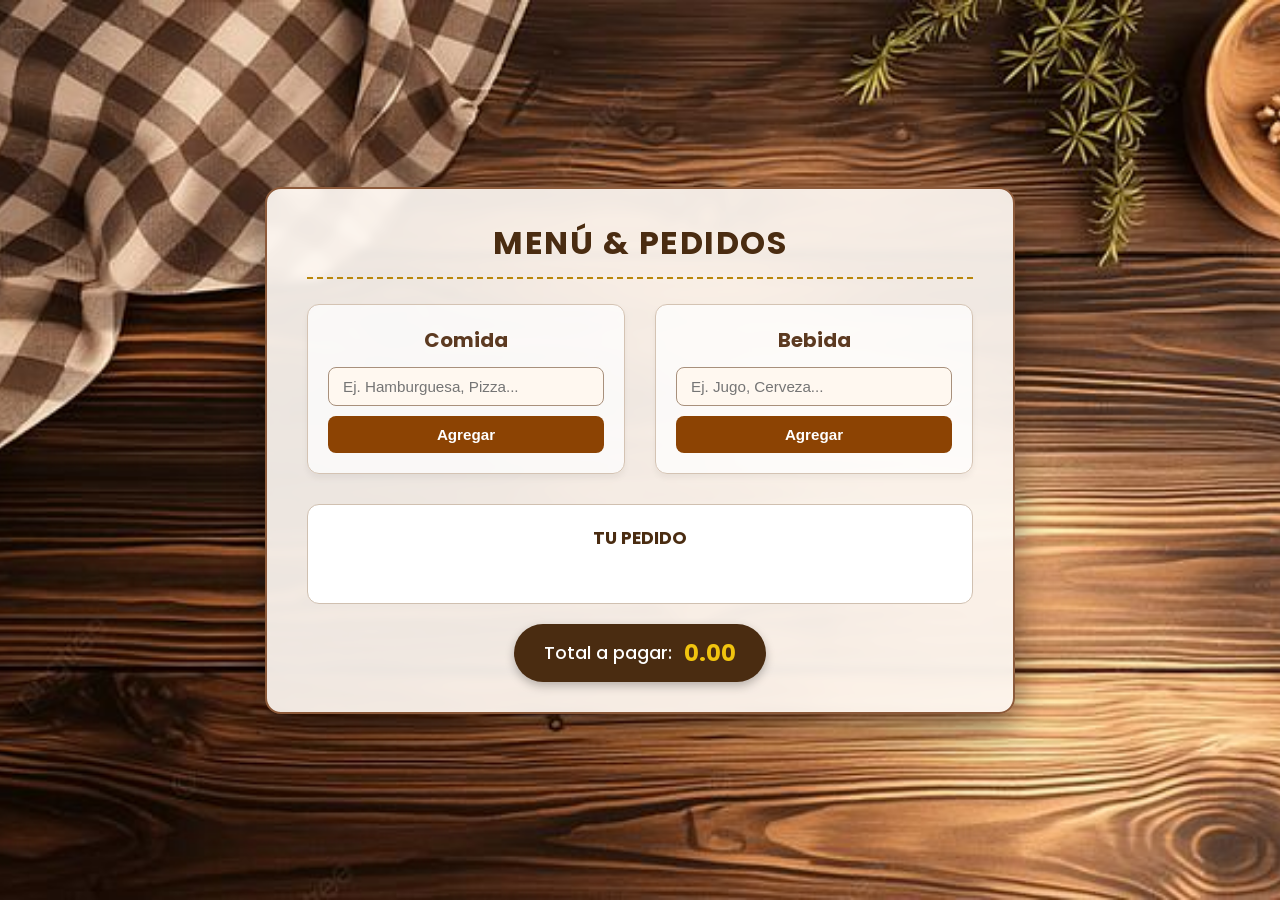
<file: ejercicio01-restaurante/index.html>
<!DOCTYPE html>
<html lang="es">
<head>
    <meta charset="UTF-8">
    <meta name="viewport" content="width=device-width, initial-scale=1.0">
    <title>Restaurante</title>
    <!-- Vinculación del archivo CSS -->
    <link rel="stylesheet" href="src/style.css">
    <script src="src/script.js"></script>
</head>
<body>

    <div class="main-container">
        <h1 class="titulo-restaurante">Menú & Pedidos</h1>

        <!-- Contenedor dividido en dos columnas -->
        <div class="formularios-grid">
            <!-- Columna Izquierda: Comida -->
            <div class="columna">
                <h2>Comida</h2>
                <div class="input-group">
                    <input type="text" id="comida" placeholder="Ej. Hamburguesa, Pizza...">
                    <button onclick="sumarComida()">Agregar</button>
                </div>
            </div>

            <!-- Columna Derecha: Bebida -->
            <div class="columna">
                <h2>Bebida</h2>
                <div class="input-group">
                    <input type="text" id="bebida" placeholder="Ej. Jugo, Cerveza...">
                    <button onclick="sumarBebida()">Agregar</button>
                </div>
            </div>
        </div>

        <!-- Sección inferior centrada: Pedido y Total -->
        <div class="seccion-pedidos">
            <div class="resumen-box">
                <h3>Tu Pedido</h3>
                <div id="pedido" class="contenido-pedido"></div>
            </div>

            <div class="total-box">
                <span class="label-total">Total a pagar:</span>
                <span id="total" class="monto-total">0.00</span>
            </div>
        </div>
    </div>

</body>
</html>
</file>
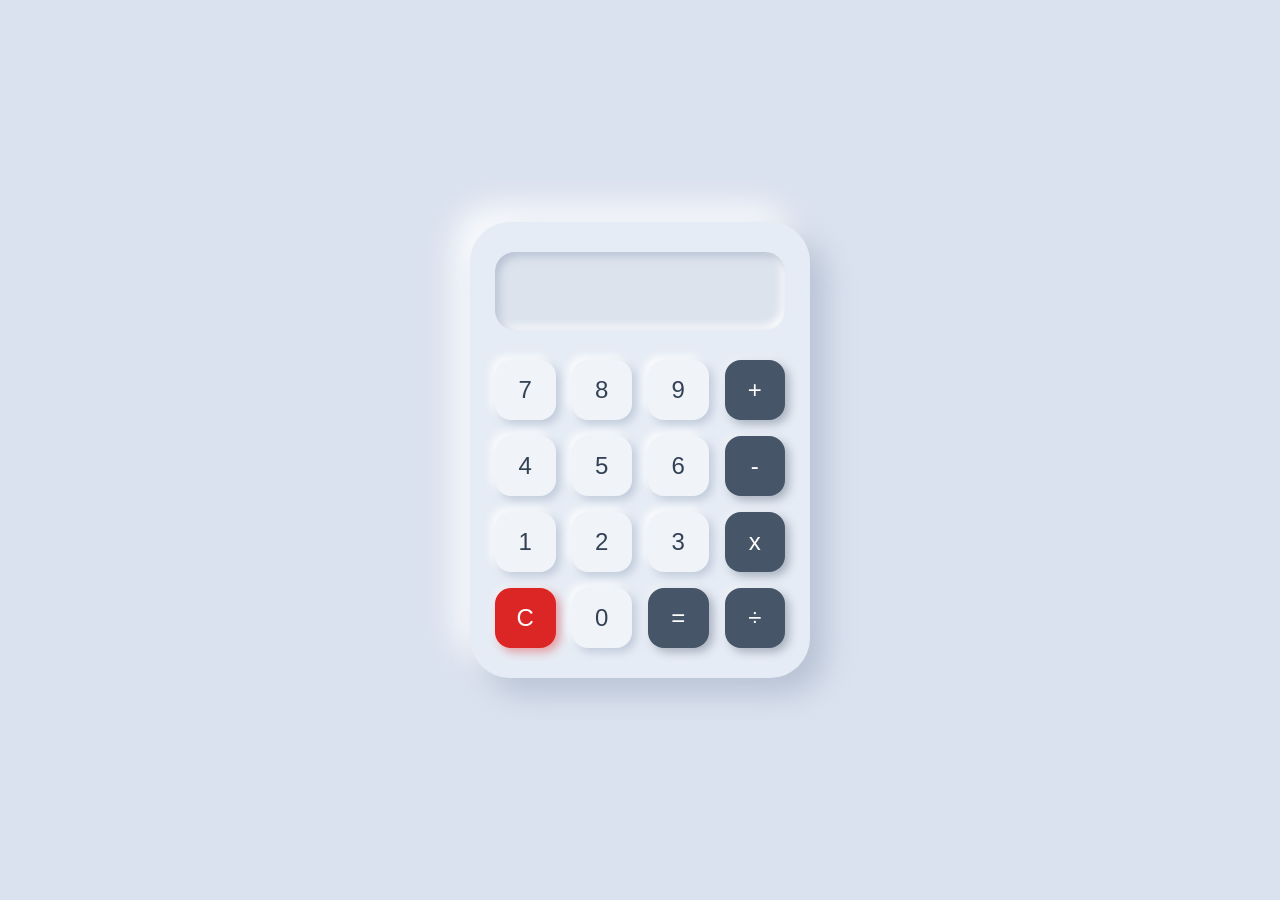
<file: ejercicio02-calculadora/index.html>
<!DOCTYPE html>
<html lang="es">
<head>
    <meta charset="UTF-8">
    <meta name="viewport" content="width=device-width, initial-scale=1.0">
    <title>Calculadora</title>
    <link rel="stylesheet" href="style.css">
</head>
<body>

    <div class="calculator">
        
        <div class="display-container">
            <input type="text" id="display" value="" disabled readonly>
        </div>
        
        <div class="keypad" id="teclas">
            <button class="btn btn-num" id="7">7</button>
            <button class="btn btn-num" id="8">8</button>
            <button class="btn btn-num" id="9">9</button>
            <button class="btn btn-op" id="+">+</button>

            <button class="btn btn-num" id="4">4</button>
            <button class="btn btn-num" id="5">5</button>
            <button class="btn btn-num" id="6">6</button>
            <button class="btn btn-op" id="-">-</button>

            <button class="btn btn-num" id="1">1</button>
            <button class="btn btn-num" id="2">2</button>
            <button class="btn btn-num" id="3">3</button>
            <button class="btn btn-op" id="*">x</button>

            <button class="btn btn-clear" id="C">C</button>
            <button class="btn btn-num" id="0">0</button>
            <button class="btn btn-op" id="=">=</button>
            <button class="btn btn-op" id="/">÷</button>
        </div>
    </div>

    <script src="operaciones.js"></script>
</body>
</html>
</file>
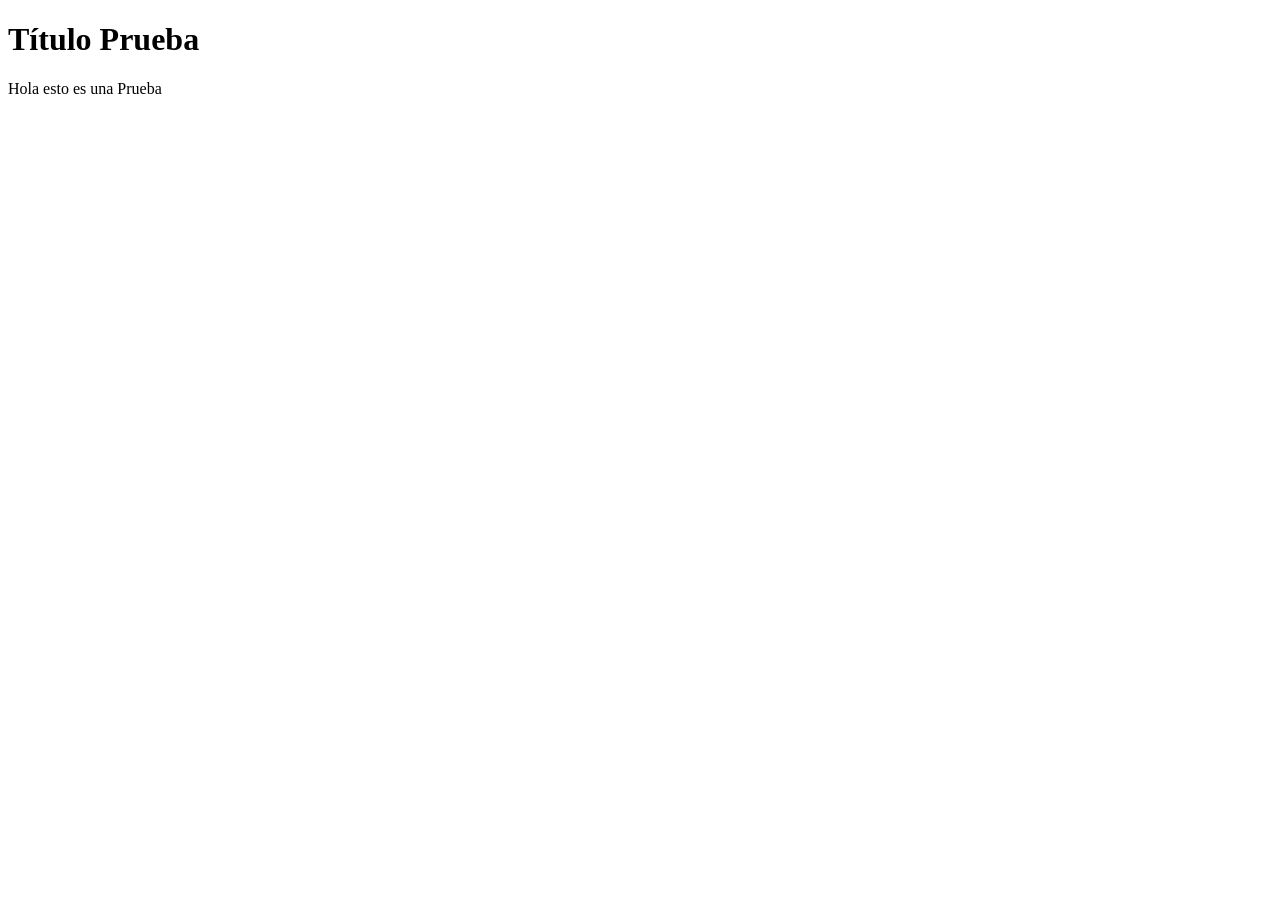
<file: proyecto_prueba/index.html>
<!DOCTYPE html>
<html lang="es">
<head>
    <meta charset="UTF-8">
    <meta name="viewport" content="width=device-width, initial-scale=1.0">
    <title>Página de prueba Javascript</title>
    <script src="js/index.js"></script>
</head>
<body>
    <h1>Título Prueba</h1>
    <p>Hola esto es una Prueba</p>
</body>
</html>
</file>
<file: ejercicio01-restaurante/src/style.css>
/* Importación de fuente cálida y legible */
@import url('https://fonts.googleapis.com/css2?family=Poppins:wght@400;500;600;700&display=swap');

* {
    box-sizing: border-box;
    margin: 0;
    padding: 0;
}

body {
    font-family: 'Poppins', sans-serif;
    min-height: 100vh;
    display: flex;
    justify-content: center;
    align-items: center;
    /* Imagen de fondo basada en tu archivo .jfif */
    background: url('restaurante.jfif') no-repeat center center fixed;
    background-size: cover;
    color: #2c1d11;
    padding: 20px;
}

/* Tarjeta principal semitransparente estilo rústico pulido */
.main-container {
    background: rgba(253, 248, 242, 0.92);
    backdrop-filter: blur(4px);
    width: 100%;
    max-width: 750px;
    border-radius: 16px;
    padding: 30px 40px;
    box-shadow: 0 15px 35px rgba(0, 0, 0, 0.45);
    border: 2px solid #8c5a3a;
}

.titulo-restaurante {
    text-align: center;
    color: #4a2c11;
    font-size: 2rem;
    margin-bottom: 25px;
    text-transform: uppercase;
    letter-spacing: 1.5px;
    border-bottom: 2px dashed #b8860b;
    padding-bottom: 10px;
}

/* Estructura dividida en dos columnas */
.formularios-grid {
    display: flex;
    gap: 30px;
    justify-content: space-between;
    margin-bottom: 30px;
}

.columna {
    flex: 1;
    background: rgba(255, 255, 255, 0.75);
    padding: 20px;
    border-radius: 12px;
    border: 1px solid #d4c3b3;
    box-shadow: 0 4px 6px rgba(0, 0, 0, 0.05);
}

.columna h2 {
    font-size: 1.25rem;
    color: #5c3a21;
    margin-bottom: 12px;
    text-align: center;
}

.input-group {
    display: flex;
    flex-direction: column;
    gap: 10px;
}

input[type="text"] {
    width: 100%;
    padding: 10px 14px;
    border: 1px solid #a8907c;
    border-radius: 8px;
    font-size: 0.95rem;
    background-color: #fff8f0;
    color: #333;
    outline: none;
    transition: all 0.3s ease;
}

input[type="text"]:focus {
    border-color: #8c4303;
    box-shadow: 0 0 5px rgba(140, 67, 3, 0.3);
}

button {
    background-color: #8c4303;
    color: #ffffff;
    border: none;
    padding: 10px 16px;
    border-radius: 8px;
    font-size: 0.95rem;
    font-weight: 600;
    cursor: pointer;
    transition: background-color 0.2s ease, transform 0.1s ease;
}

button:hover {
    background-color: #6a3200;
}

button:active {
    transform: scale(0.98);
}

/* Sección inferior centrada */
.seccion-pedidos {
    display: flex;
    flex-direction: column;
    align-items: center;
    gap: 20px;
}

.resumen-box {
    width: 100%;
    background: #fff;
    border: 1px solid #d0c0b0;
    border-radius: 12px;
    padding: 20px;
    text-align: center;
    min-height: 100px;
}

.resumen-box h3 {
    color: #4a2c11;
    font-size: 1.1rem;
    margin-bottom: 10px;
    text-transform: uppercase;
}

.contenido-pedido {
    font-size: 1rem;
    color: #3d2b1f;
    line-height: 1.6;
    word-break: break-word;
}

/* Destacado para el Total */
.total-box {
    background: #4a2c11;
    color: #fff;
    padding: 12px 30px;
    border-radius: 30px;
    display: flex;
    align-items: center;
    gap: 12px;
    box-shadow: 0 4px 10px rgba(0, 0, 0, 0.25);
}

.label-total {
    font-size: 1.1rem;
    font-weight: 500;
}

.monto-total {
    font-size: 1.4rem;
    font-weight: 700;
    color: #f1c40f;
}

/* Adaptación para pantallas pequeñas */
@media (max-width: 600px) {
    .formularios-grid {
        flex-direction: column;
        gap: 15px;
    }
    
    .main-container {
        padding: 20px;
    }
}
</file>
<file: ejercicio02-calculadora/style.css>
@import url('https://fonts.googleapis.com/css2?family=Roboto:wght@400;500;700&display=swap');

* {
    box-sizing: border-box;
    margin: 0;
    padding: 0;
}

body {
    font-family: 'Roboto', sans-serif;
    min-height: 100vh;
    display: flex;
    justify-content: center;
    align-items: center;
    background-color: #dbe2ef; /* Fondo exterior azul grisáceo suave */
}

/* Cuerpo principal de la calculadora */
.calculator {
    width: 340px;
    background-color: #e6ecf5; /* Tono principal más amigable que el blanco puro */
    padding: 30px 25px;
    border-radius: 40px;
    box-shadow: 15px 15px 30px rgba(166, 180, 200, 0.7), 
                -15px -15px 30px rgba(255, 255, 255, 0.9);
}

/* Pantalla con efecto hundido (inset shadow) */
.display-container {
    margin-bottom: 30px;
    border-radius: 20px;
    background-color: #dce3ed;
    padding: 18px 20px;
    box-shadow: inset 4px 4px 8px rgba(166, 180, 200, 0.7), 
                inset -4px -4px 8px rgba(255, 255, 255, 0.9);
}

#display {
    width: 100%;
    border: none;
    background: transparent;
    font-family: 'Roboto', sans-serif;
    font-size: 2.2rem;
    font-weight: 500;
    color: #4a5568;
    text-align: right;
    outline: none;
}

/* Rejilla para los botones */
.keypad {
    display: grid;
    grid-template-columns: repeat(4, 1fr);
    gap: 16px;
}

/* Estilo base de los botones */
.btn {
    height: 60px;
    border-radius: 16px;
    border: none;
    font-size: 1.5rem;
    font-weight: 500;
    cursor: pointer;
    display: flex;
    justify-content: center;
    align-items: center;
    transition: all 0.15s ease;
}

/* Efecto al presionar cualquier botón */
.btn:active {
    transform: scale(0.95);
}

/* Botones numéricos (7, 8, 9, 4, 5, 6, 1, 2, 3, 0) */
.btn-num {
    background-color: #f0f4f9;
    color: #334155;
    box-shadow: 4px 4px 8px rgba(166, 180, 200, 0.6), 
                -4px -4px 8px rgba(255, 255, 255, 0.9);
}

.btn-num:hover {
    background-color: #f8fafc;
}

/* Botones de operaciones (+, -, x, =, ÷) */
.btn-op {
    background-color: #475569;
    color: #ffffff;
    box-shadow: 4px 4px 10px rgba(71, 85, 105, 0.4), 
                -2px -2px 6px rgba(255, 255, 255, 0.5);
}

.btn-op:hover {
    background-color: #334155;
}

/* Botón Clear (C) */
.btn-clear {
    background-color: #dc2626;
    color: #ffffff;
    box-shadow: 4px 4px 10px rgba(220, 38, 38, 0.4), 
                -2px -2px 6px rgba(255, 255, 255, 0.5);
}

.btn-clear:hover {
    background-color: #b91c1c;
}
</file>
